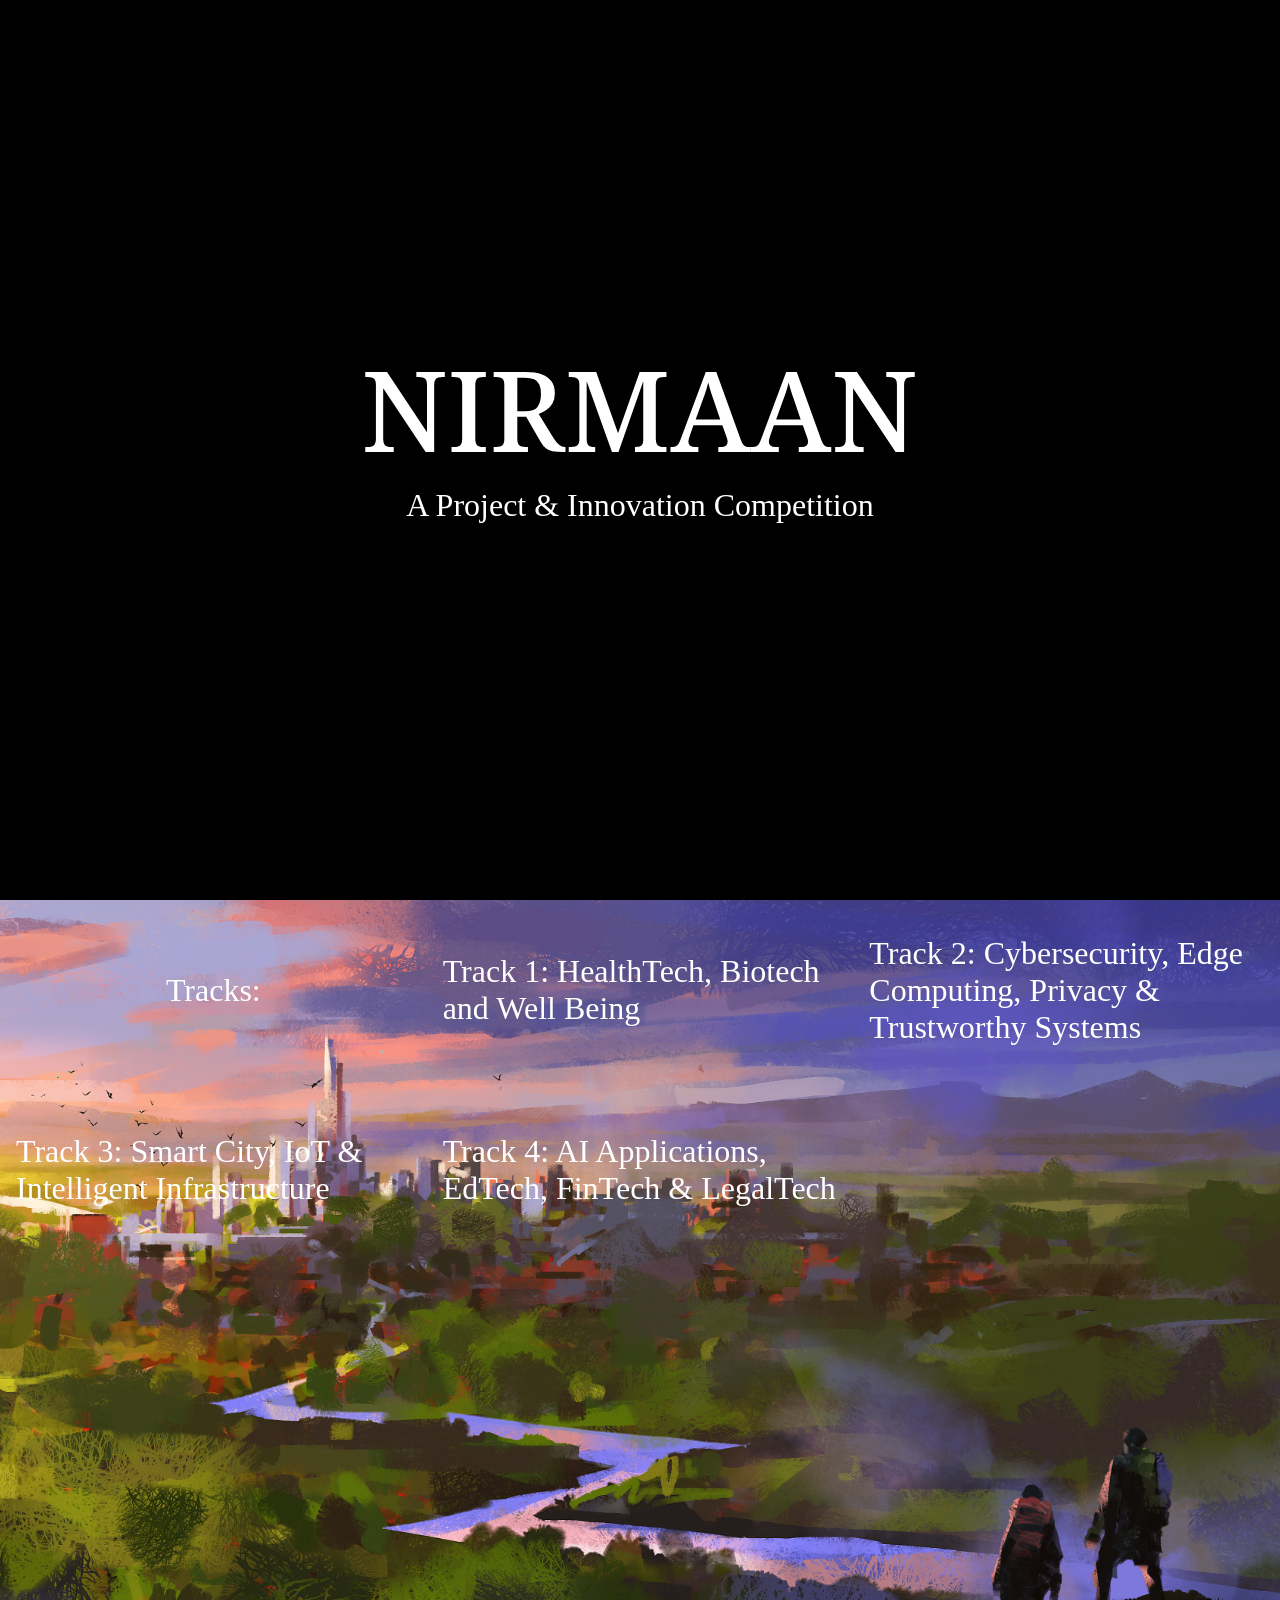
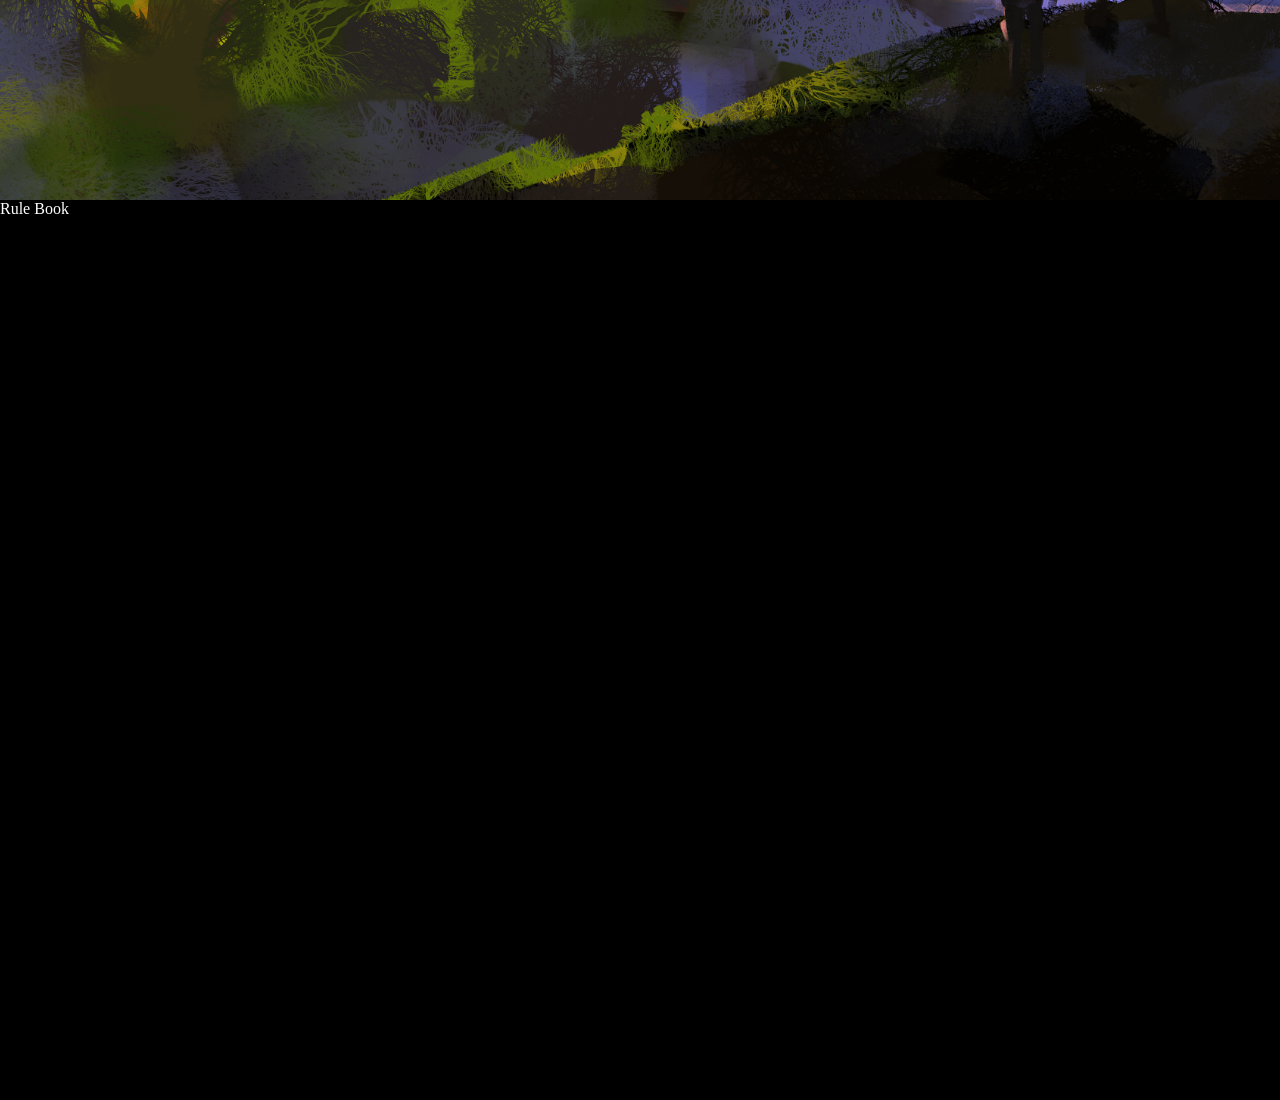
<file: index.html>
<!DOCTYPE html>
<html lang="en">

<head>
    <meta charset="UTF-8">
    <meta name="viewport" content="width=device-width, initial-scale=1.0">
    <title>Banner Video Mask</title>
    <link rel="stylesheet" href="style.css">
</head>

<body>
    <section>
        <div class="banner">

            <!-- Background Video -->
            <video id="bgVideo" class="bg-video" autoplay muted playsinline loop onloadedmetadata="this.playbackRate = 1">
                <source src="vid.mp4" type="video/mp4">
            </video>


            <div class="content">
                <div class="title">

                    <!-- Your SVG -->
                    <svg xmlns="http://www.w3.org/2000/svg" viewBox="0 17.700000762939453 245.1999969482422 35.70000076293945"
                        data-asc="1.068" width="280" height="40">
                        <defs />
                        <g fill="#ffffff">
                            <g transform="translate(0, 0)">
                                <path
                                    d="M0 53.40L0 51.15L1.05 51.15Q2.10 51.15 2.92 50.90Q3.75 50.65 4.25 49.90Q4.75 49.15 4.75 47.65L4.75 23.25Q4.75 21.80 4.23 21.10Q3.70 20.40 2.88 20.18Q2.05 19.95 1.05 19.95L0 19.95L0 17.70L9.70 17.70L27.55 44.60L27.55 23.25Q27.55 21.80 27.03 21.10Q26.50 20.40 25.68 20.18Q24.85 19.95 23.85 19.95L22.80 19.95L22.80 17.70L35.50 17.70L35.50 19.95L34.45 19.95Q33.45 19.95 32.60 20.20Q31.75 20.45 31.25 21.18Q30.75 21.90 30.75 23.45L30.75 53.40L26.95 53.40L8 24.95L8 47.65Q8 49.15 8.48 49.90Q8.95 50.65 9.80 50.90Q10.65 51.15 11.65 51.15L12.70 51.15L12.70 53.40L0 53.40ZM38.50 53.40L38.50 51.15L39.55 51.15Q40.60 51.15 41.42 50.90Q42.25 50.65 42.75 49.90Q43.25 49.15 43.25 47.65L43.25 23.45Q43.25 21.90 42.75 21.18Q42.25 20.45 41.42 20.20Q40.60 19.95 39.55 19.95L38.50 19.95L38.50 17.70L53.80 17.70L53.80 19.95L52.75 19.95Q51.75 19.95 50.90 20.20Q50.05 20.45 49.58 21.18Q49.10 21.90 49.10 23.45L49.10 47.65Q49.10 49.15 49.58 49.90Q50.05 50.65 50.90 50.90Q51.75 51.15 52.75 51.15L53.80 51.15L53.80 53.40L38.50 53.40ZM57.30 53.40L57.30 51.15L58.35 51.15Q59.35 51.15 60.17 50.93Q61 50.70 61.52 50.00Q62.05 49.30 62.05 47.90L62.05 23.25Q62.05 21.80 61.52 21.10Q61 20.40 60.17 20.18Q59.35 19.95 58.35 19.95L57.30 19.95L57.30 17.70L71.50 17.70Q75.95 17.70 78.85 18.78Q81.75 19.85 83.17 21.95Q84.60 24.05 84.60 27.25Q84.60 29.90 83.53 31.73Q82.45 33.55 80.80 34.68Q79.15 35.80 77.40 36.45L84 47.10Q85.30 49.15 86.47 50.15Q87.65 51.15 89.15 51.15L89.35 51.15L89.35 53.40L88.35 53.40Q85.30 53.40 83.50 53.08Q81.70 52.75 80.58 51.78Q79.45 50.80 78.30 48.90L71.80 37.70L67.85 37.70L67.85 47.90Q67.85 49.30 68.38 50.00Q68.90 50.70 69.72 50.93Q70.55 51.15 71.55 51.15L72.60 51.15L72.60 53.40L57.30 53.40M71.20 35.20Q75.30 35.20 76.85 33.28Q78.40 31.35 78.40 27.55Q78.40 24.90 77.67 23.30Q76.95 21.70 75.35 20.98Q73.75 20.25 71.10 20.25L67.85 20.25L67.85 35.20L71.20 35.20ZM90.80 53.40L90.80 51.15L91.85 51.15Q92.85 51.15 93.67 50.93Q94.50 50.70 95.02 50.00Q95.55 49.30 95.55 47.90L95.55 23.25Q95.55 21.80 95.02 21.10Q94.50 20.40 93.67 20.18Q92.85 19.95 91.85 19.95L90.80 19.95L90.80 17.70L103.05 17.70L112.80 45.05L122.45 17.70L134.40 17.70L134.40 19.95L133.35 19.95Q132.35 19.95 131.50 20.20Q130.65 20.45 130.15 21.18Q129.65 21.90 129.65 23.45L129.65 47.65Q129.65 49.15 130.15 49.90Q130.65 50.65 131.50 50.90Q132.35 51.15 133.35 51.15L134.40 51.15L134.40 53.40L120.35 53.40L120.35 51.15L120.60 51.15Q121.65 51.15 122.42 50.93Q123.20 50.70 123.60 50.05Q124 49.40 124.05 48.10L124.05 21.80L113 53.40L110.10 53.40L98.80 21.85L98.80 47.65Q98.80 49.15 99.22 49.90Q99.65 50.65 100.47 50.90Q101.30 51.15 102.40 51.15L102.60 51.15L102.60 53.40L90.80 53.40ZM136.20 53.40L136.20 51.15L137.05 51.15Q138.05 51.15 138.68 50.85Q139.30 50.55 139.83 49.73Q140.35 48.90 140.90 47.30L151.95 17.70L156.65 17.70L167.70 48.25Q168.15 49.40 168.63 50.03Q169.10 50.65 169.78 50.90Q170.45 51.15 171.35 51.15L172.05 51.15L172.05 53.40L157.55 53.40L157.55 51.15L158.90 51.15Q160.20 51.15 160.95 50.60Q161.70 50.05 161.70 48.85Q161.70 48.55 161.65 48.25Q161.60 47.95 161.50 47.60Q161.40 47.25 161.30 46.95L159.35 41.50L146.45 41.50L144.70 46.50Q144.55 46.90 144.45 47.33Q144.35 47.75 144.28 48.13Q144.20 48.50 144.20 48.85Q144.20 50.00 145 50.58Q145.80 51.15 147.20 51.15L148.65 51.15L148.65 53.40L136.20 53.40M147.45 38.85L158.40 38.85L155.45 30.25Q155 28.85 154.53 27.50Q154.05 26.15 153.70 24.88Q153.35 23.60 153.05 22.40Q152.75 23.60 152.43 24.78Q152.10 25.95 151.68 27.18Q151.25 28.40 150.70 29.85L147.45 38.85ZM172.10 53.40L172.10 51.15L172.95 51.15Q173.95 51.15 174.58 50.85Q175.20 50.55 175.73 49.73Q176.25 48.90 176.80 47.30L187.85 17.70L192.55 17.70L203.60 48.25Q204.05 49.40 204.53 50.03Q205 50.65 205.68 50.90Q206.35 51.15 207.25 51.15L207.95 51.15L207.95 53.40L193.45 53.40L193.45 51.15L194.80 51.15Q196.10 51.15 196.85 50.60Q197.60 50.05 197.60 48.85Q197.60 48.55 197.55 48.25Q197.50 47.95 197.40 47.60Q197.30 47.25 197.20 46.95L195.25 41.50L182.35 41.50L180.60 46.50Q180.45 46.90 180.35 47.33Q180.25 47.75 180.18 48.13Q180.10 48.50 180.10 48.85Q180.10 50.00 180.90 50.58Q181.70 51.15 183.10 51.15L184.55 51.15L184.55 53.40L172.10 53.40M183.35 38.85L194.30 38.85L191.35 30.25Q190.90 28.85 190.43 27.50Q189.95 26.15 189.60 24.88Q189.25 23.60 188.95 22.40Q188.65 23.60 188.33 24.78Q188 25.95 187.58 27.18Q187.15 28.40 186.60 29.85L183.35 38.85ZM209.70 53.40L209.70 51.15L210.75 51.15Q211.80 51.15 212.63 50.90Q213.45 50.65 213.95 49.90Q214.45 49.15 214.45 47.65L214.45 23.25Q214.45 21.80 213.93 21.10Q213.40 20.40 212.58 20.18Q211.75 19.95 210.75 19.95L209.70 19.95L209.70 17.70L219.40 17.70L237.25 44.60L237.25 23.25Q237.25 21.80 236.73 21.10Q236.20 20.40 235.38 20.18Q234.55 19.95 233.55 19.95L232.50 19.95L232.50 17.70L245.20 17.70L245.20 19.95L244.15 19.95Q243.15 19.95 242.30 20.20Q241.45 20.45 240.95 21.18Q240.45 21.90 240.45 23.45L240.45 53.40L236.65 53.40L217.70 24.95L217.70 47.65Q217.70 49.15 218.18 49.90Q218.65 50.65 219.50 50.90Q220.35 51.15 221.35 51.15L222.40 51.15L222.40 53.40L209.70 53.40Z" />
                            </g>
                        </g>
                    </svg>
                </div>
                <p>A Project & Innovation Competition</p>
            </div>
        </div>
    </section>


    <section>
        <div class="full-page list">

            <div class="list-container">Tracks:</div>

            <div class="list-container autoBlur">
                Track 1: HealthTech, Biotech and Well Being
            </div>

            <div class="list-container autoBlur">
                Track 2: Cybersecurity, Edge Computing, Privacy & Trustworthy Systems
            </div>

            <div class="list-container autoBlur">
                Track 3: Smart City, IoT & Intelligent Infrastructure
            </div>

            <div class="list-container autoBlur">
                Track 4: AI Applications, EdTech, FinTech & LegalTech
            </div>

        </div>
    </section>


    <section class="full-page">
        <div>Rule Book</div>
    </section>
</body>

</html>
</file>
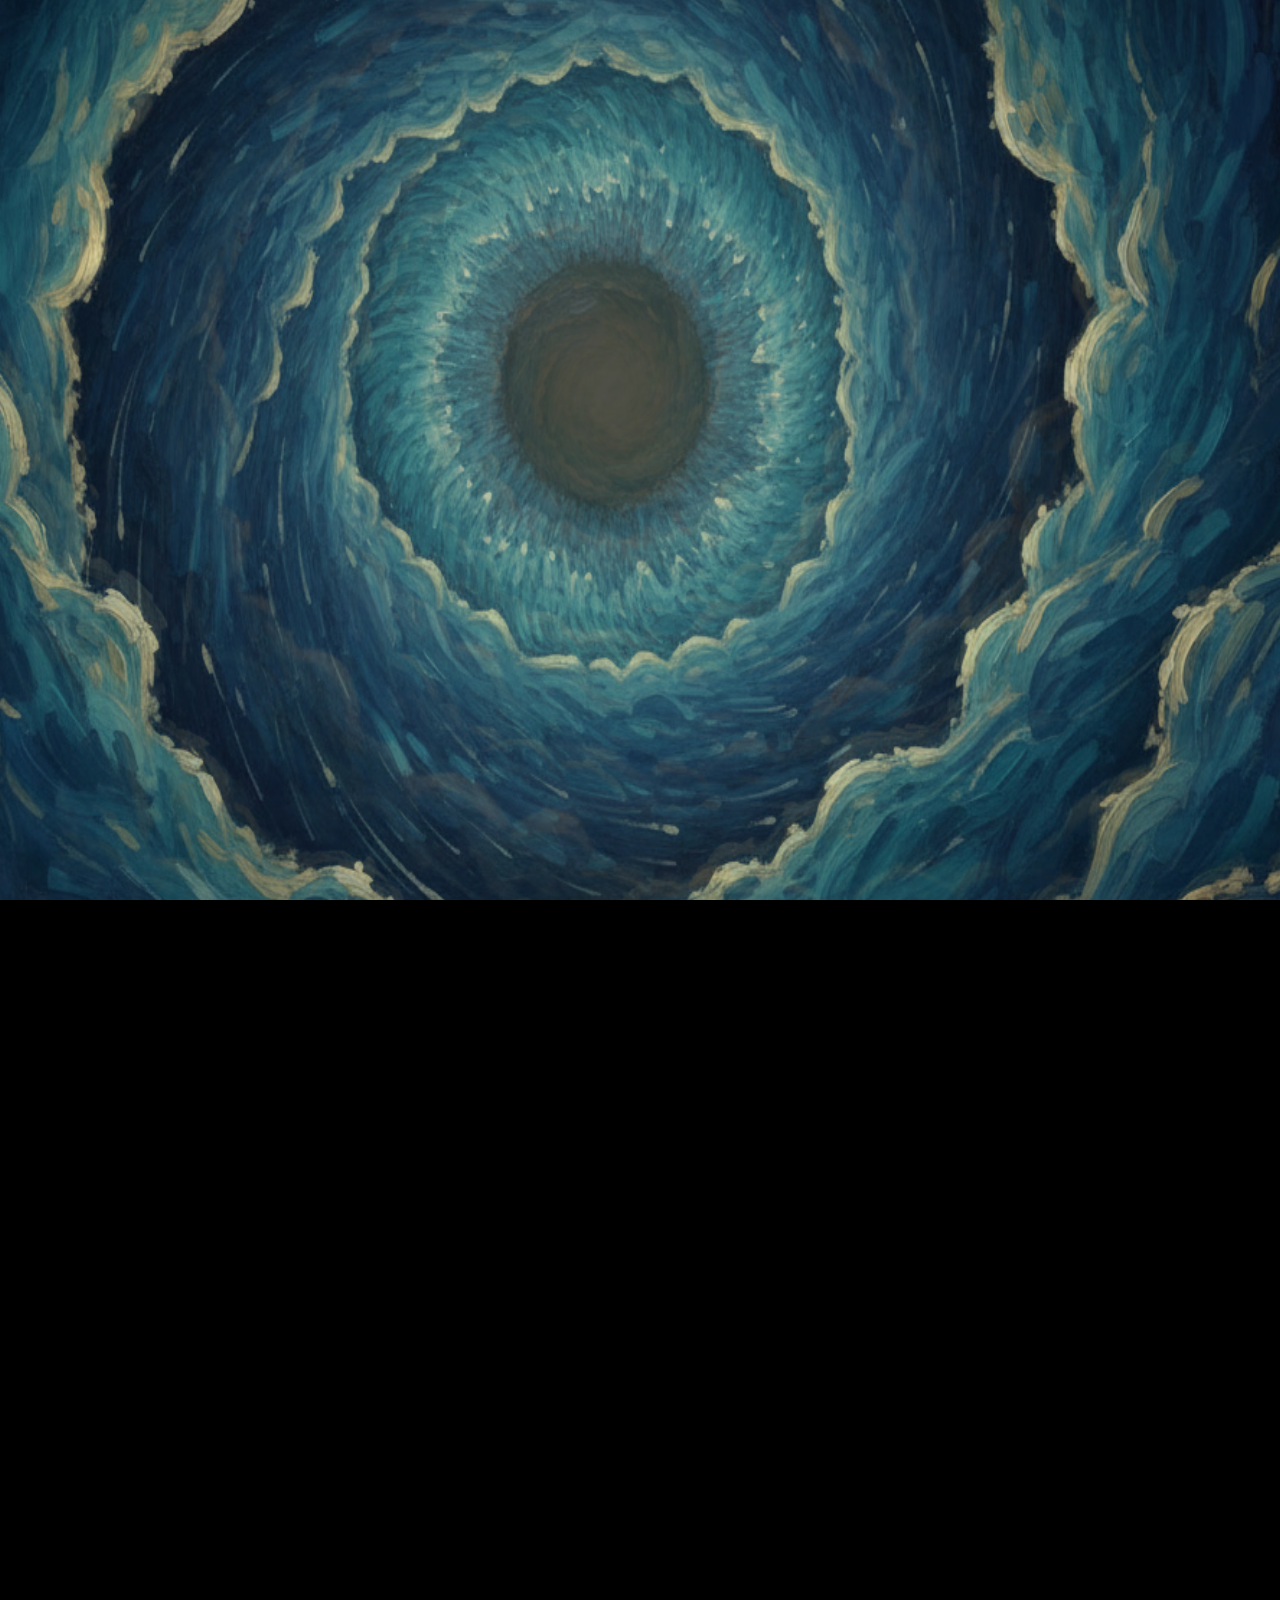
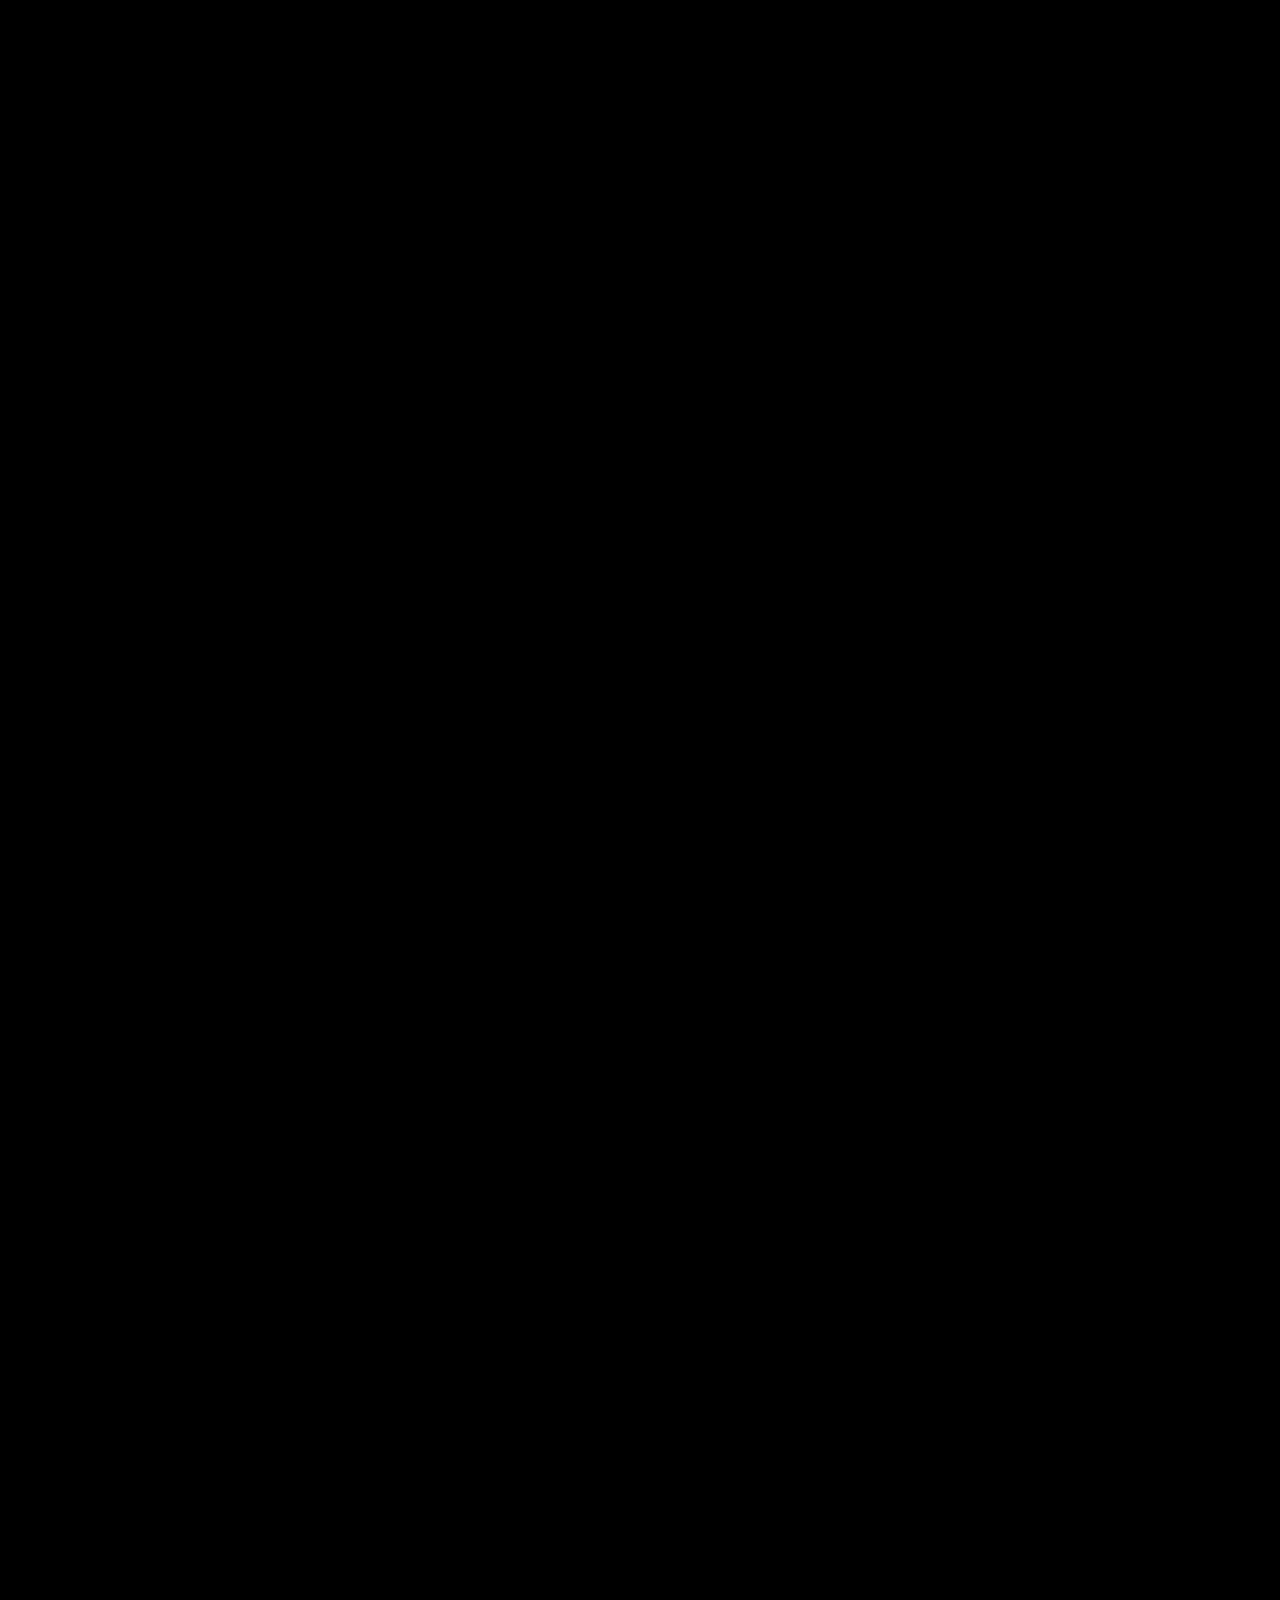
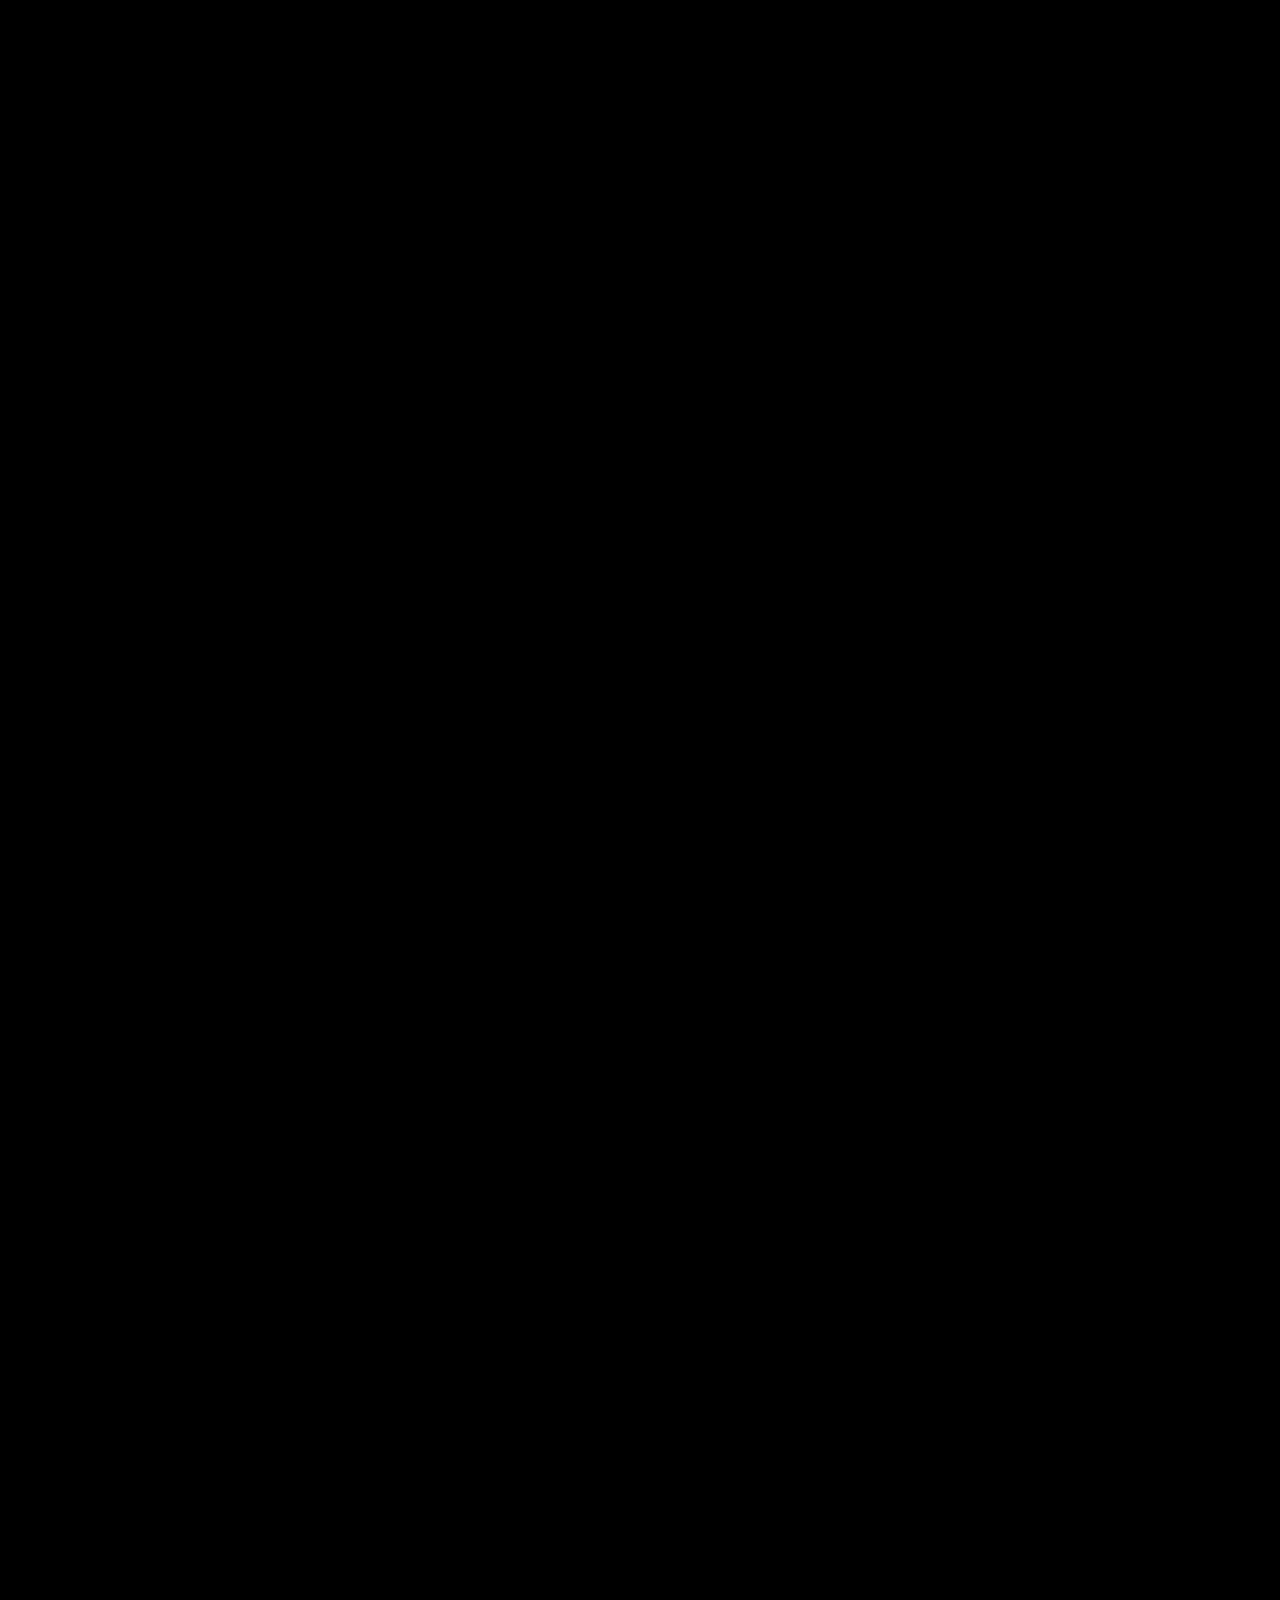
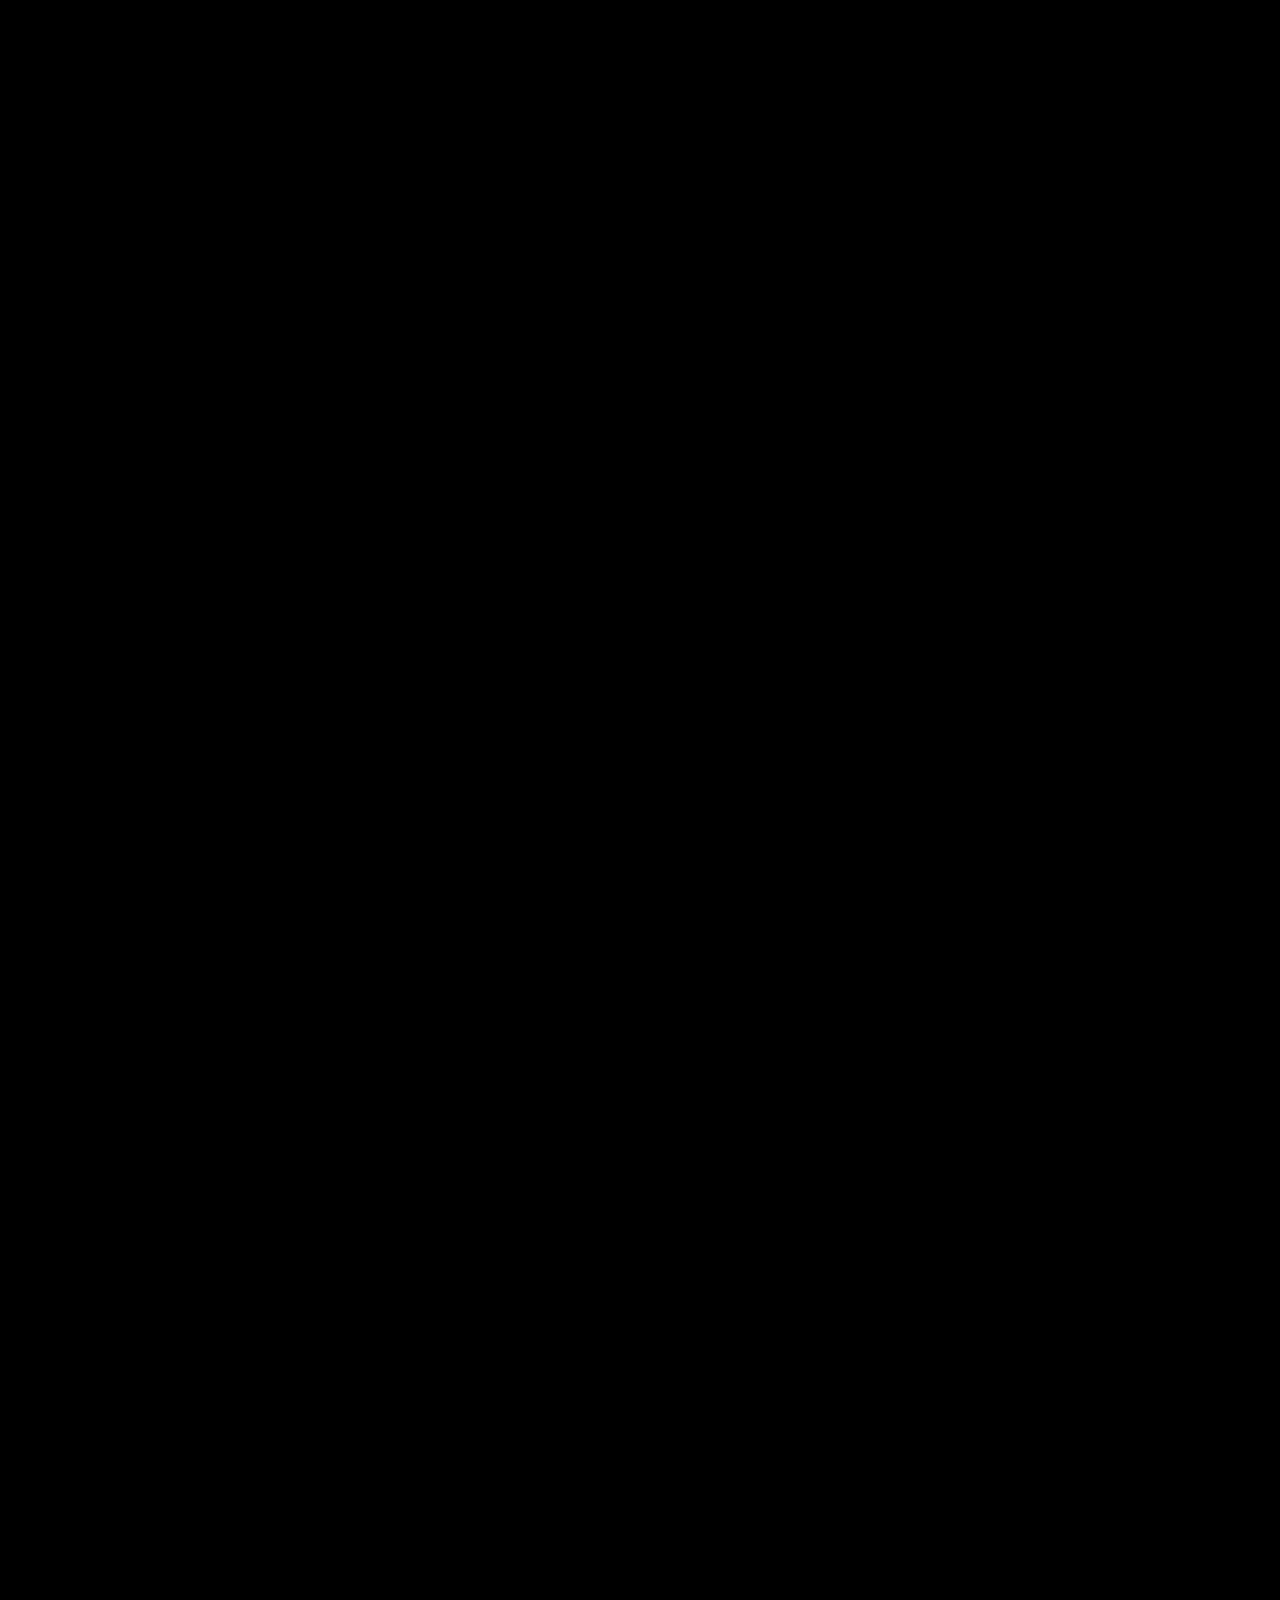
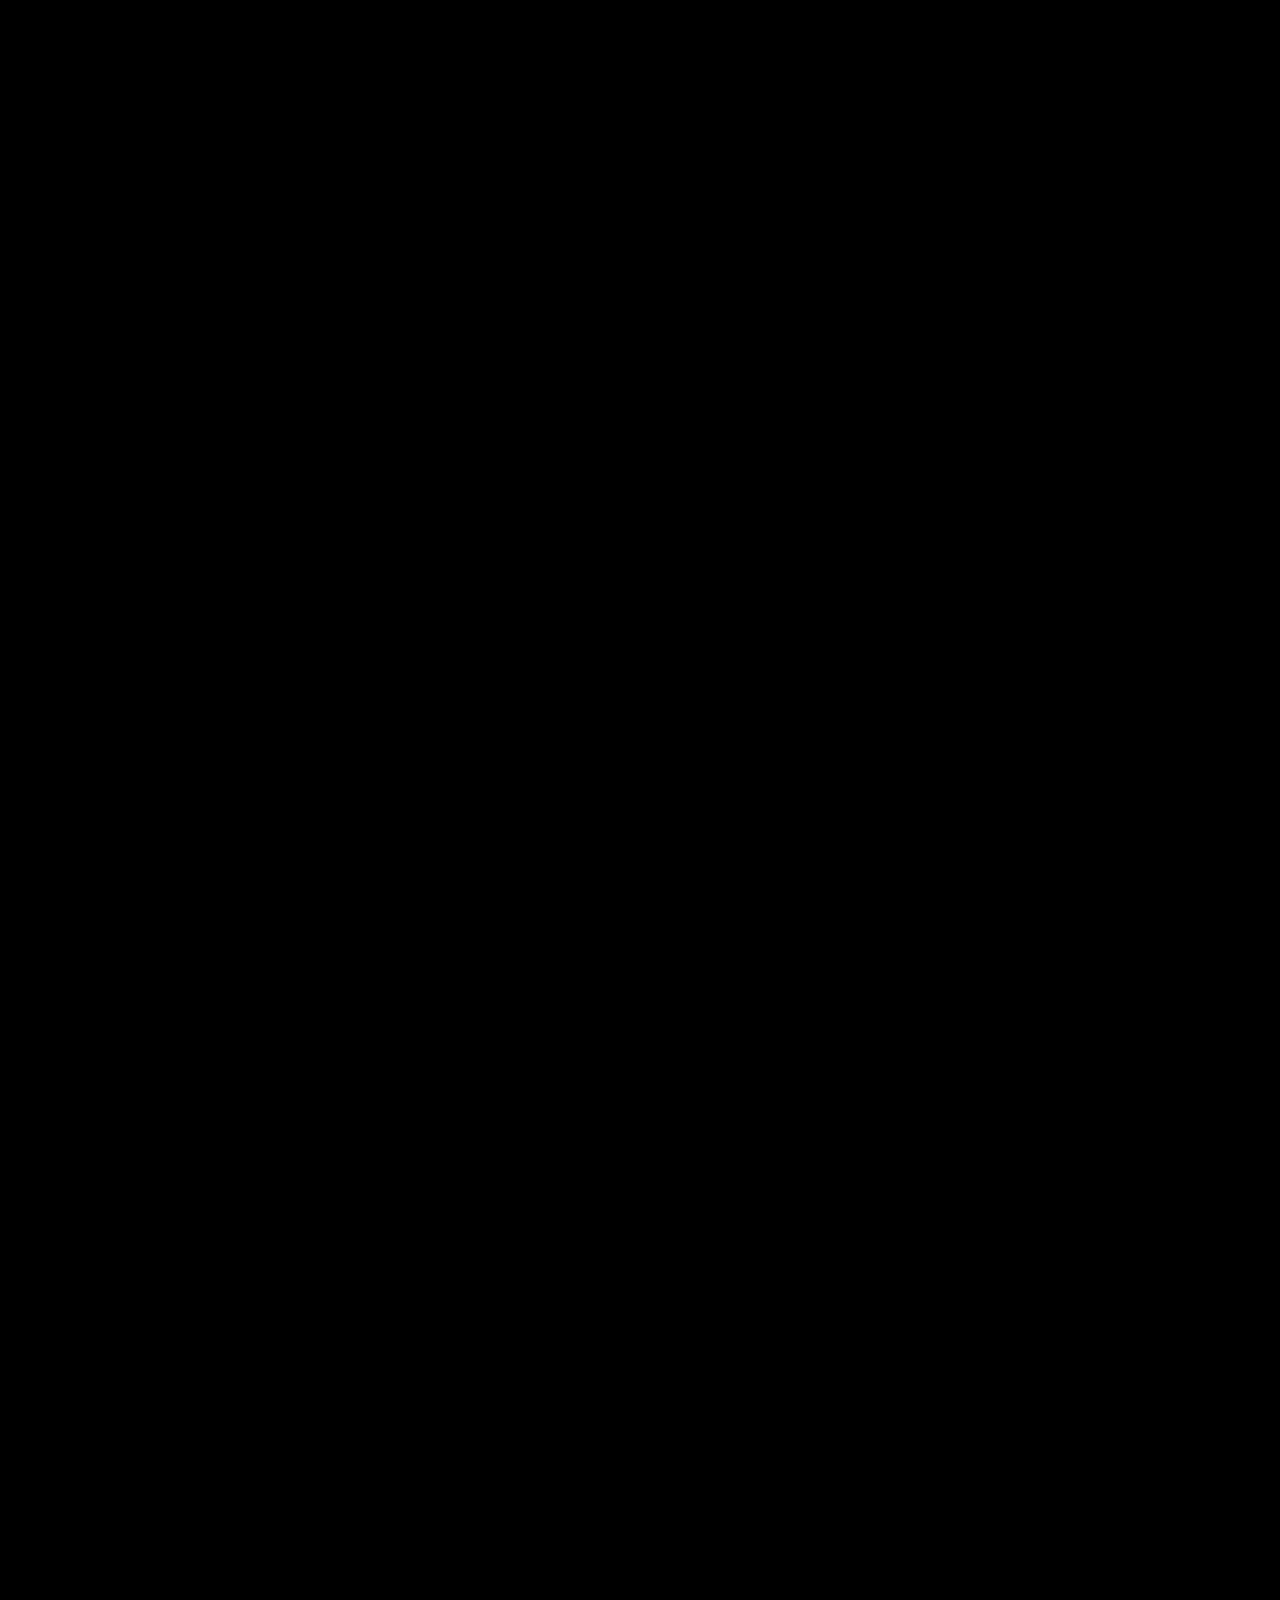
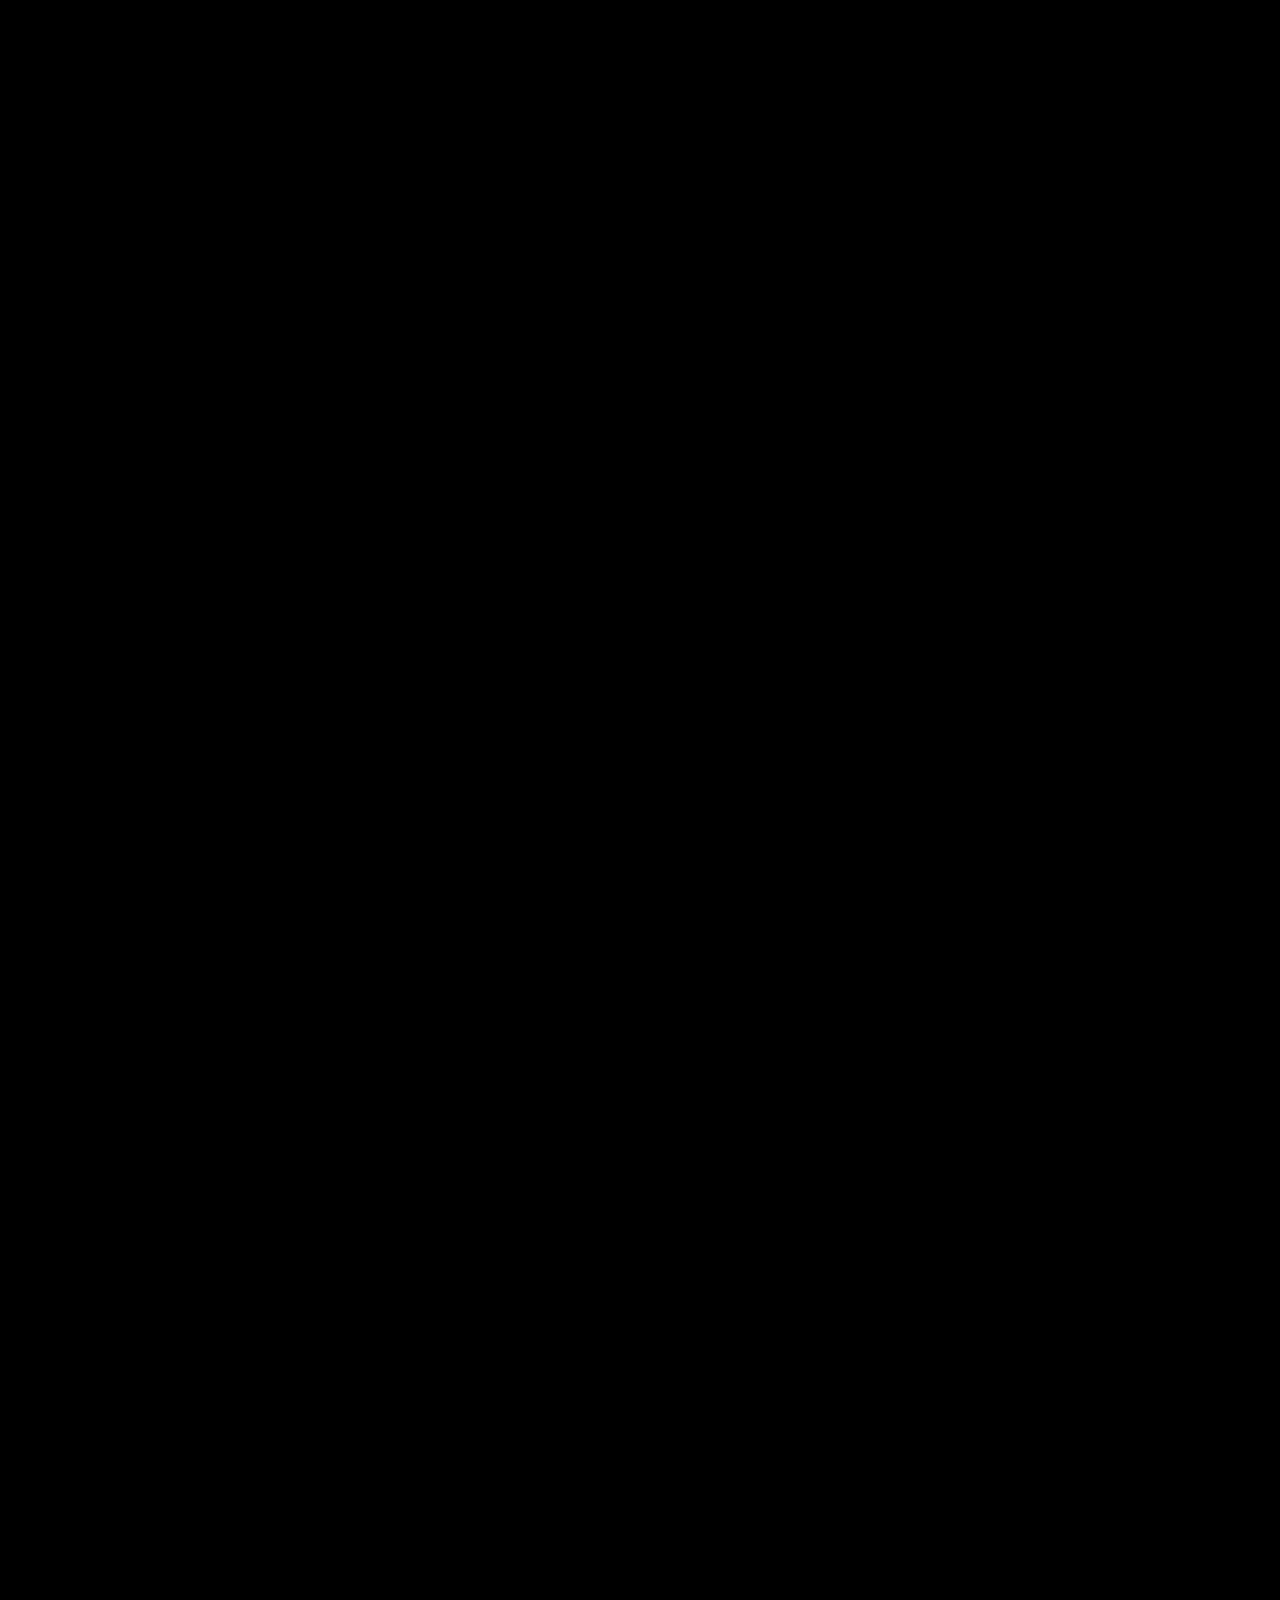
<file: test/index.html>
<!DOCTYPE html>
<html lang="en">

<head>
    <meta charset="UTF-8">
    <meta name="viewport" content="width=device-width, initial-scale=1.0">
    <title>Van Gogh Zoomquilt</title>
    <link rel="stylesheet" href="style.css">
</head>

<body>
    <div id="loader">
        <div id="status">
            <div id="loadbar"></div>
        </div>
        <p>Brushing the canvas...</p>
    </div>
    <div id="zoomquilt"></div>

    <script src="https://code.jquery.com/jquery-3.7.1.min.js"></script>
    <script src="app.js"></script>
</body>

</html>
</file>
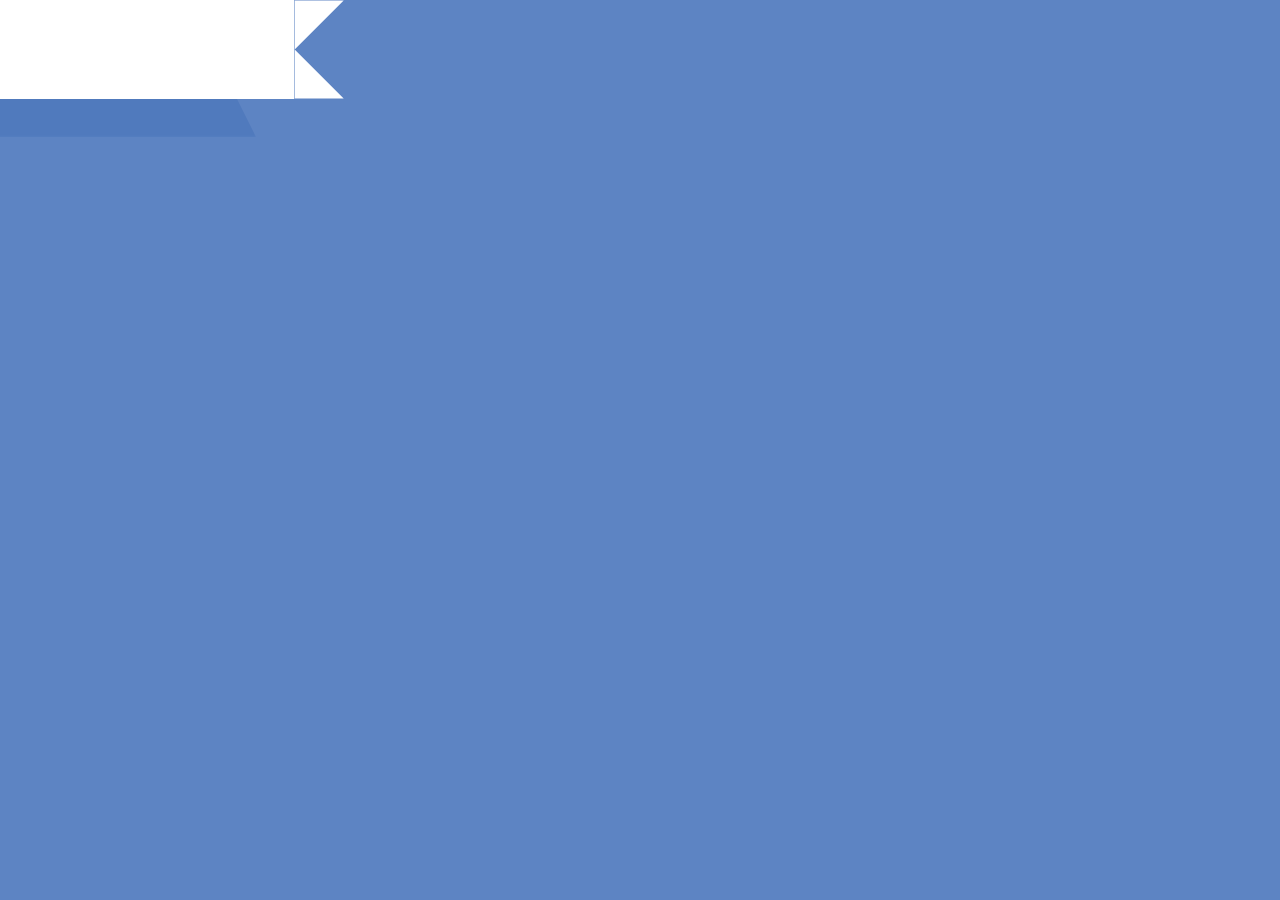
<file: test_ribbon/index.html>
<!DOCTYPE html>
<html lang="en">
<head>
    <meta charset="UTF-8">
    <meta name="viewport" content="width=device-width, initial-scale=1.0">
    <link rel="stylesheet" href="style.css">
    <title>Document</title>
</head>
<body>
    <div class="ribbon-wrap">
        <div class="ribbon"></div>
    </div>
</body>
</html>
</file>
<file: style.css>
body {
    margin: 0;
    background-color: black;
    color: white;
    padding: 0;
}

/* ================= Banner ================= */

.banner {
    position: relative;
    display: flex;
    justify-content: center;
    align-items: center;
    height: 100vh;
    overflow: hidden;
}

/* Video background */
.bg-video {
    position: absolute;
    inset: 0;
    width: 100%;
    height: 100%;
    object-fit: cover;
    z-index: -1;

    mask-image: url(ink_mask.gif);
    mask-size: cover;
    mask-position: center;
    mask-repeat: no-repeat;

    -webkit-mask-image: url(ink_mask.gif);
    /* Safari support */
    -webkit-mask-size: cover;
    -webkit-mask-position: center;
    -webkit-mask-repeat: no-repeat;
}

.content {
    display: flex;
    flex-direction: column;
    align-items: center;
}

.banner .title {
    font-family: Georgia, 'Times New Roman', Times, serif;
    font-size: 6rem;
}

p {
    font-size: 2rem;
}

/* ================= SVG Animation ================= */

svg {
    scale: 2;
}

.text-path {
    fill: transparent;
    stroke: #fff;
    stroke-width: 1;
    stroke-dasharray: 330;
    stroke-dashoffset: 330;
    animation: textAnimation 4.5s ease-in-out forwards;
}

@keyframes textAnimation {
    0% {
        stroke-dashoffset: 330;
    }

    80% {
        fill: transparent;
    }

    100% {
        fill: white;
        stroke-dashoffset: 0;
    }
}

/* ================= Sections ================= */

.full-page {
    height: 100vh;
    width: 100%;
}

.list {
    background-image: url(modern_bg3.jpg);
    background-size: cover;
    background-position: center;

    display: grid;
    grid-template-columns: 1fr 1fr 1fr;
    grid-template-rows: repeat(5, 1fr);
    align-items: center;
    justify-items: center;
}

.list-container {
    font-size: 2rem;
    padding: 1rem;
}

/* Scroll blur effect */
.autoBlur {
    animation: autoBlurAnimation both;
    animation-timeline: view();
}

@keyframes autoBlurAnimation {
    0% {
        filter: blur(20px);
    }

    45%,
    55% {
        filter: blur(0px);
    }

    100% {
        filter: blur(20px);
    }
}

/* ================= Mobile ================= */

@media (max-width: 600px) {

    svg {
        scale: 1.5;
    }

    p {
        font-size: 1.5rem;
    }

    .list {
        grid-template-columns: 1fr;
    }
}
</file>
<file: test/style.css>
body,
html {
    margin: 0;
    padding: 0;
    background: #000;
    /* This height determines how much total scrolling is available */
    height: 10000px;
}

#zoomquilt {
    position: fixed;
    top: 0;
    left: 0;
    width: 100%;
    height: 100%;
    z-index: 1;
}

#loader {
    position: fixed;
    z-index: 100;
    top: 0;
    left: 0;
    width: 100%;
    height: 100%;
    background: #000;
    display: flex;
    flex-direction: column;
    justify-content: center;
    align-items: center;
    color: #ffa500;
    font-family: 'Arial', sans-serif;
}

#status {
    width: 200px;
    height: 4px;
    background: #222;
    border-radius: 2px;
    margin-bottom: 10px;
    overflow: hidden;
}

#loadbar {
    height: 100%;
    width: 0%;
    background: #ff5219;
    transition: width 0.3s;
}
</file>
<file: test_ribbon/style.css>
html {
    background-color: #5d84c3;
}

/* ===== Ribbon Size Control ===== */

.ribbon-wrap {
    position: absolute;
    right: 6vw;
    top: 0;

    transform: translateX(-71vw);
    animation: slideIn 0.8s 1s forwards cubic-bezier(0.165, 0.84, 0.44, 1);
}

.ribbon {
    --w: min(40vw, 22rem);
    --h: calc(var(--w) * 0.28);

    width: var(--w);
    height: var(--h);

    background: #fff;
    position: relative;
    /* important */
}

/* Triangle tip */
.ribbon::before {
    content: "";
    position: absolute;
    z-index: 2;

    left: calc(var(--w) * 0.93);
    bottom: calc(var(--h) * 0.25);

    border-left: calc(var(--w) * 0.14) solid #fff;
    border-right: calc(var(--w) * 0.14) solid #fff;
    border-bottom: calc(var(--w) * 0.14) solid transparent;

    transform: rotate(-90deg);
}

/* Shadow fold */
.ribbon::after {
    content: "";
    position: absolute;
    inset: 0;

    background: #507abd;

    transform: translate(-3vw, 3vw);
    z-index: -1;

    opacity: 1;
    filter: blur(1px);

    /* same ribbon silhouette */
    clip-path: polygon(0 0,
                100% 0,
                93% 50%,
                100% 100%,
                0 100%);
}

/* Animation */
@keyframes slideIn {
    from {
        transform: translateX(-120vw);
    }

    to {
        transform: translateX(-71vw);
    }
}
</file>
